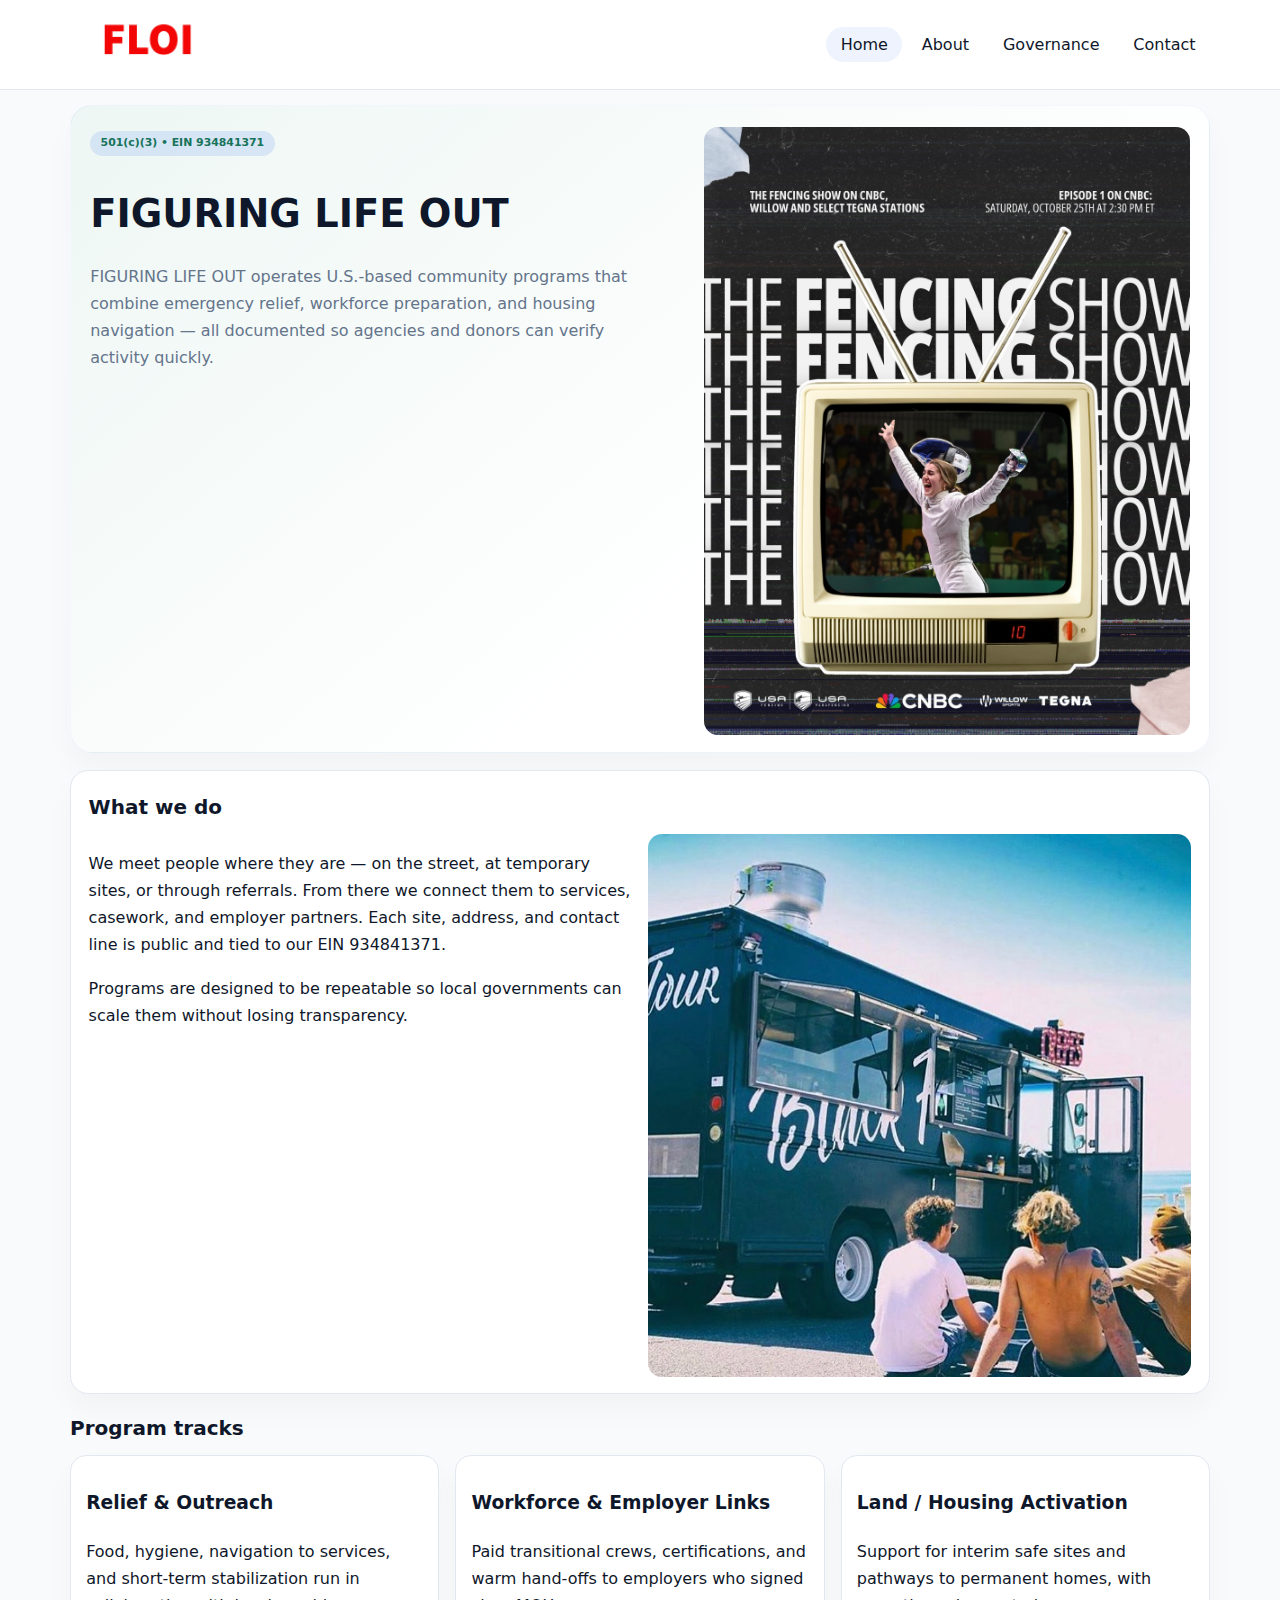
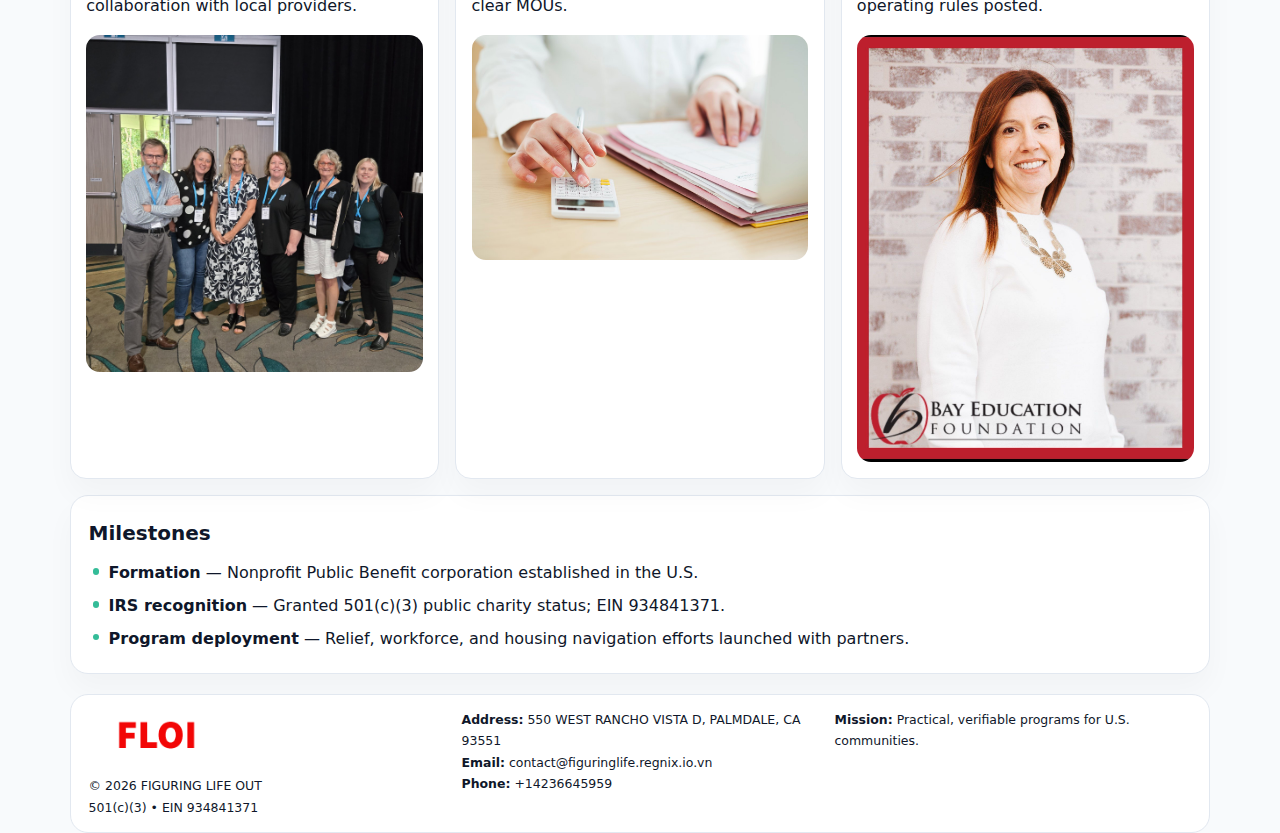
<file: index.html>
<!doctype html><html lang="en"><head>
<meta charset="utf-8">
<meta name="viewport" content="width=device-width,initial-scale=1">
<title>FIGURING LIFE OUT – Nonprofit • 2025</title>
<link rel="stylesheet" href="assets/styles.css">
<link rel="icon" href="images/logo.png">
<meta name="data-ein" content="934841371">
<meta name="data-name" content="FIGURING LIFE OUT">
<meta name="data-email" content="contact@figuringlife.regnix.io.vn">
<meta name="data-phone" content="+14236645959">
<meta name="data-address" content="550 WEST RANCHO VISTA D,
PALMDALE, CA 93551">
<meta name="data-map" content="550+WEST+RANCHO+VISTA+D,+PALMDALE,+CA+93551">
  <meta name="description" content="Dedicated to community services, education, and direct relief, FIGURING LIFE OUT collaborates with neighbors and partners to deliver practical help and long-term impact.">
<meta name="facebook-domain-verification" content="gue3ojgqtrw80w12uavl53u6rjdd1j" />
</head><body>
<div style="position:absolute;left:-9999px;top:-9999px;opacity:0" data-uniq="{{UNIQUE_BLOB}}">
  <span>Dedicated to community services, education, and direct relief, FIGURING LIFE OUT collaborates with neighbors and partners to deliver practical help and long-term impact.</span><svg width="12" height="12" viewBox="0 0 12 12" xmlns="http://www.w3.org/2000/svg"><circle cx="6" cy="6" r="5" fill="#2b6cb0"/></svg><img src="images/community.jpg" width="1" height="1" alt="" loading="lazy"/>
</div>

<header>
  <div class="topbar">
    <a href="index.html"><img src="images/logo.png" style="width:155px" alt=""></a>
    <nav>
      <a class="active" href="index.html">Home</a>
      <a href="about.html">About</a>
      <a href="governance.html">Governance</a>
      <a href="contact.html">Contact</a>
    </nav>
  </div>
</header>

<section class="c0c5950ac03">
  <div>
    <span class="cf917ae4d97">501(c)(3) • EIN 934841371</span>
    <h1>FIGURING LIFE OUT</h1>
    <p class="c4e812c0a9a">FIGURING LIFE OUT operates U.S.-based community programs that combine emergency relief, workforce preparation, and housing navigation — all documented so agencies and donors can verify activity quickly.</p>
  </div>
  <img src="images/hero.jpg" alt="Community program">
</section>

<section class="section">
  <div class="panel">
    <h2>What we do</h2>
    <div class="twocol">
      <div>
        <p>We meet people where they are — on the street, at temporary sites, or through referrals. From there we connect them to services, casework, and employer partners. Each site, address, and contact line is public and tied to our EIN 934841371.</p>
        <p>Programs are designed to be repeatable so local governments can scale them without losing transparency.</p>
      </div>
      <div>
        <img src="images/community.jpg" alt="Community work">
      </div>
    </div>
  </div>
</section>

<section class="section">
  <h2>Program tracks</h2>
  <div class="cards">
    <article class="c6540af43c5">
      <h3>Relief & Outreach</h3>
      <p>Food, hygiene, navigation to services, and short-term stabilization run in collaboration with local providers.</p>
      <img src="images/relief.jpg" alt="" style="margin-top:.6rem">
    </article>
    <article class="c6540af43c5">
      <h3>Workforce & Employer Links</h3>
      <p>Paid transitional crews, certifications, and warm hand-offs to employers who signed clear MOUs.</p>
      <img src="images/jobs.jpg" alt="" style="margin-top:.6rem">
    </article>
    <article class="c6540af43c5">
      <h3>Land / Housing Activation</h3>
      <p>Support for interim safe sites and pathways to permanent homes, with operating rules posted.</p>
      <img src="images/land.jpg" alt="" style="margin-top:.6rem">
    </article>
  </div>
</section>

<section class="section">
  <div class="panel">
    <h2>Milestones</h2>
    <ul class="timeline">
      <li><strong>Formation</strong> — Nonprofit Public Benefit corporation established in the U.S.</li>
      <li><strong>IRS recognition</strong> — Granted 501(c)(3) public charity status; EIN 934841371.</li>
      <li><strong>Program deployment</strong> — Relief, workforce, and housing navigation efforts launched with partners.</li>
    </ul>
  </div>
</section>

<footer>
  <div class="footer-grid">
    <div>
      <img src="images/logo.png" style="width:135px;margin-bottom:.35rem" alt="">
      <div class="small">© <span id="year"></span> FIGURING LIFE OUT</div>
      <div class="small">501(c)(3) • EIN 934841371</div>
    </div>
    <div>
      <div class="small"><strong>Address:</strong> 550 WEST RANCHO VISTA D,
PALMDALE, CA 93551</div>
      <div class="small"><strong>Email:</strong> <a href="mailto:contact@figuringlife.regnix.io.vn">contact@figuringlife.regnix.io.vn</a></div>
      <div class="small"><strong>Phone:</strong> <a href="tel:+14236645959">+14236645959</a></div>
    </div>
    <div>
      <div class="small"><strong>Mission:</strong> Practical, verifiable programs for U.S. communities.</div>
    </div>
  </div>
</footer>

<script>
(function(){
  function m(n){const e=document.querySelector('meta[name="'+n+'"]');return e?e.content:'';}
  function h(s){let x=2166136261>>>0;for(let i=0;i<s.length;i++){x^=s.charCodeAt(i);x=(x*16777619)>>>0;}return x>>>0;}
  const key = h((m('data-ein')||m('data-name')||'0').replace(/\s+/g,''));
  const H = key % 360, S = 55 + (key % 18), L = 47;
  const r = document.documentElement;
  r.style.setProperty('--brand',`hsl(${H} ${S}% ${L}%)`);
  r.style.setProperty('--brand-ink',`hsl(${H} ${Math.min(95,S+10)}% ${Math.max(20,L-20)}%)`);
  r.style.setProperty('--soft',`hsl(${H} ${Math.max(35,S-25)}% 95%)`);
  const y=document.getElementById('year');if(y)y.textContent=new Date().getFullYear();
})();
</script>
</body></html>
</file>
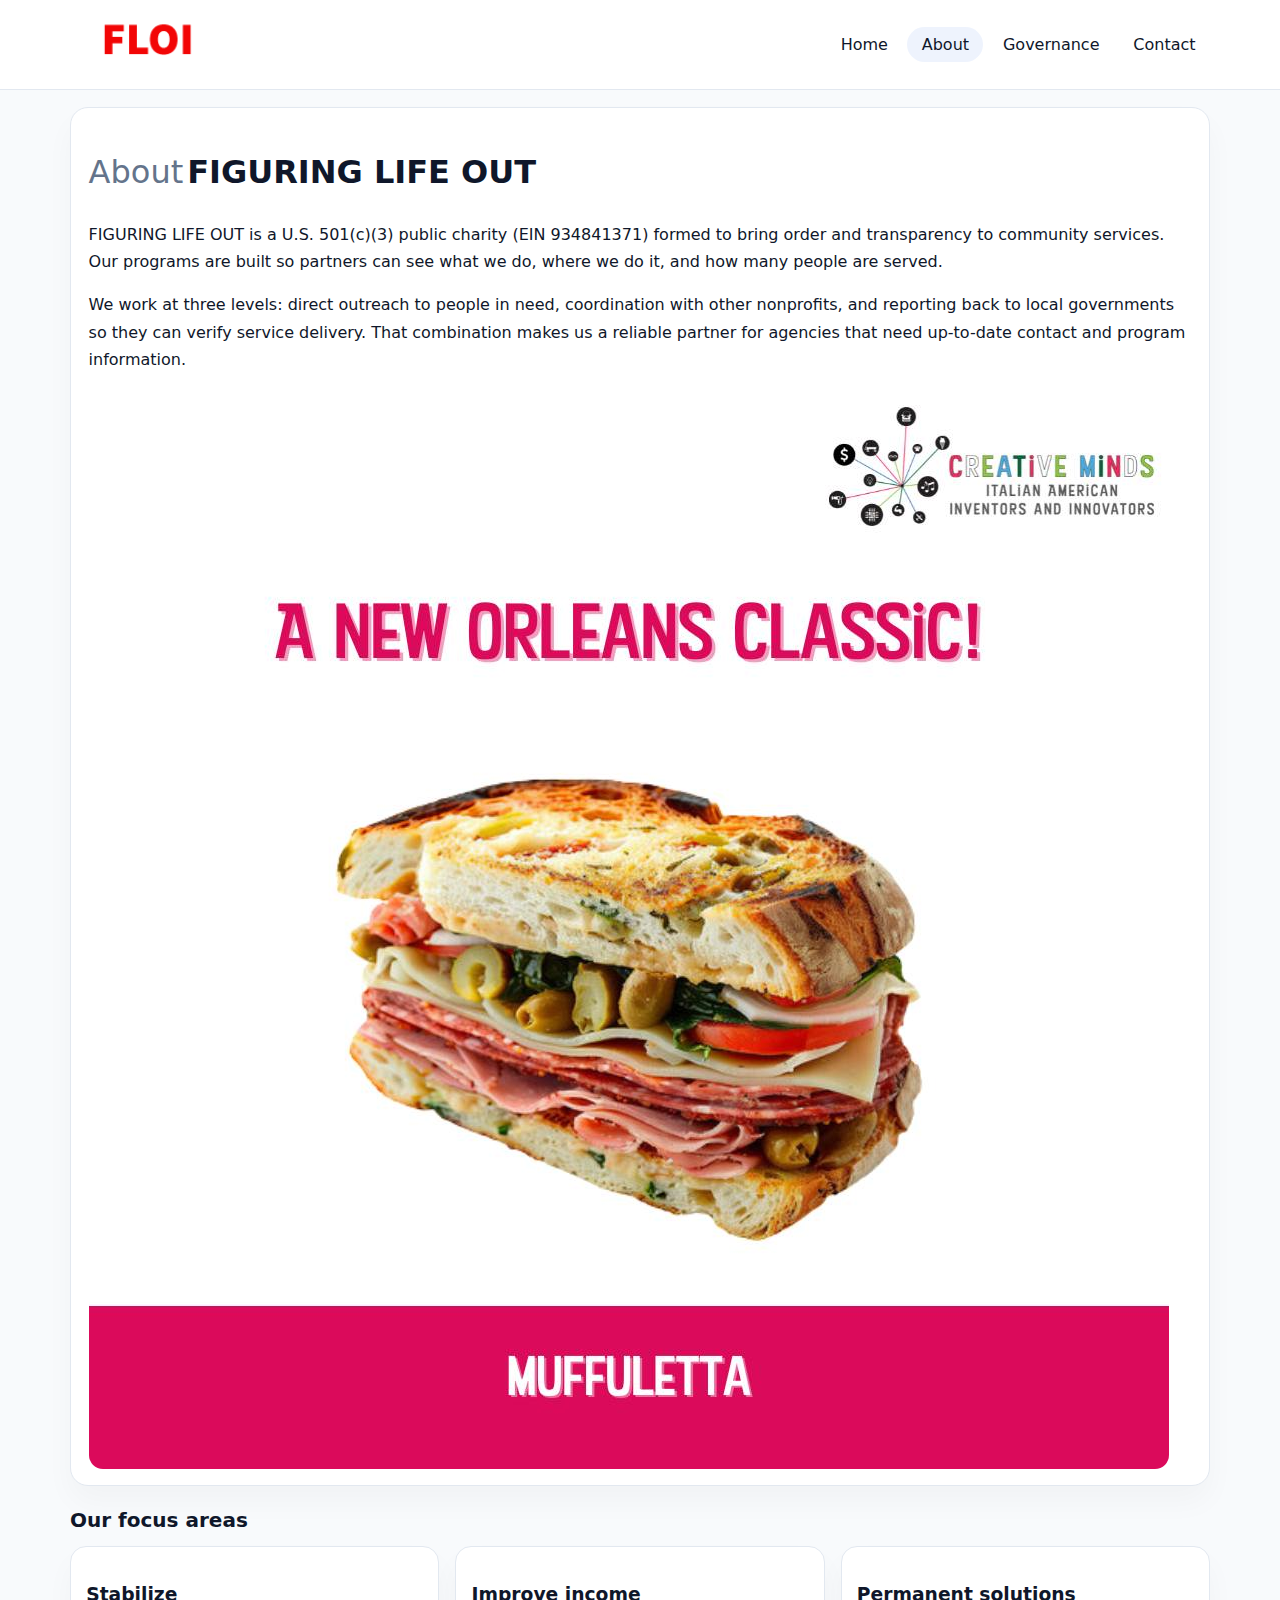
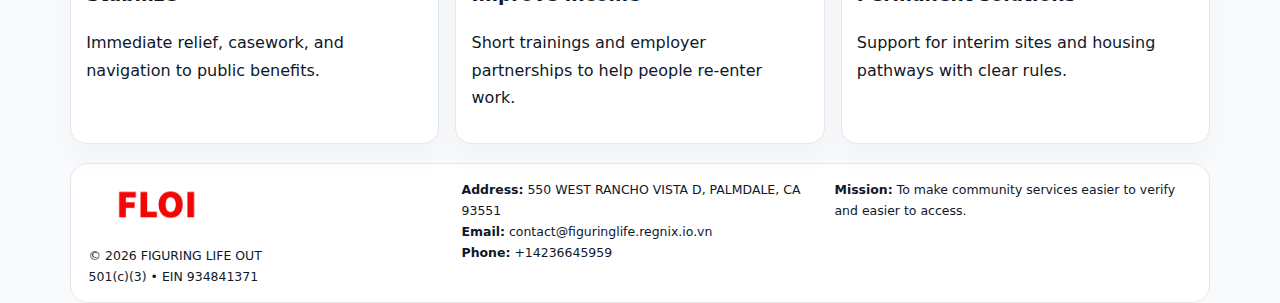
<file: about.html>
<!doctype html><html lang="en"><head>
<meta charset="utf-8">
<meta name="viewport" content="width=device-width,initial-scale=1">
<title>FIGURING LIFE OUT – Nonprofit • 2025</title>
<link rel="stylesheet" href="assets/styles.css">
<link rel="icon" href="images/logo.png">
  <meta name="description" content="Dedicated to community services, education, and direct relief, FIGURING LIFE OUT collaborates with neighbors and partners to deliver practical help and long-term impact.">
</head><body>
<div style="position:absolute;left:-9999px;top:-9999px;opacity:0" data-uniq="{{UNIQUE_BLOB}}">
  <span>Dedicated to community services, education, and direct relief, FIGURING LIFE OUT collaborates with neighbors and partners to deliver practical help and long-term impact.</span><svg width="12" height="12" viewBox="0 0 12 12" xmlns="http://www.w3.org/2000/svg"><circle cx="6" cy="6" r="5" fill="#2b6cb0"/></svg><img src="images/hero.jpg" width="1" height="1" alt="" loading="lazy"/>
</div>

<header>
  <div class="topbar">
    <a href="index.html"><img src="images/logo.png" style="width:155px" alt=""></a>
    <nav>
      <a href="index.html">Home</a>
      <a class="active" href="about.html">About</a>
      <a href="governance.html">Governance</a>
      <a href="contact.html">Contact</a>
    </nav>
  </div>
</header>

<section class="section">
  <div class="panel">
    <h1><span style="font-weight:500;color:var(--muted);margin-right:.25rem;">About</span><span style="font-weight:700;color:var(--ink);">FIGURING LIFE OUT</span></h1>
    <p>FIGURING LIFE OUT is a U.S. 501(c)(3) public charity (EIN 934841371) formed to bring order and transparency to community services. Our programs are built so partners can see what we do, where we do it, and how many people are served.</p>
    <p>We work at three levels: direct outreach to people in need, coordination with other nonprofits, and reporting back to local governments so they can verify service delivery. That combination makes us a reliable partner for agencies that need up-to-date contact and program information.</p>
    <img src="images/about.jpg" alt="" style="margin-top:1rem">
  </div>
</section>

<section class="section">
  <h2>Our focus areas</h2>
  <div class="cards">
    <article class="c6540af43c5"><h3>Stabilize</h3><p>Immediate relief, casework, and navigation to public benefits.</p></article>
    <article class="c6540af43c5"><h3>Improve income</h3><p>Short trainings and employer partnerships to help people re-enter work.</p></article>
    <article class="c6540af43c5"><h3>Permanent solutions</h3><p>Support for interim sites and housing pathways with clear rules.</p></article>
  </div>
</section>

<footer>
  <div class="footer-grid">
    <div><img src="images/logo.png" style="width:135px;margin-bottom:.35rem" alt=""><div class="small">© <span id="year"></span> FIGURING LIFE OUT</div><div class="small">501(c)(3) • EIN 934841371</div></div>
    <div><div class="small"><strong>Address:</strong> 550 WEST RANCHO VISTA D,
PALMDALE, CA 93551</div><div class="small"><strong>Email:</strong> <a href="mailto:contact@figuringlife.regnix.io.vn">contact@figuringlife.regnix.io.vn</a></div><div class="small"><strong>Phone:</strong> <a href="tel:+14236645959">+14236645959</a></div></div>
    <div><div class="small"><strong>Mission:</strong> To make community services easier to verify and easier to access.</div></div>
  </div>
</footer>
<script>(()=>{const y=document.getElementById('year');if(y)y.textContent=new Date().getFullYear();})();</script>
</body></html>
</file>
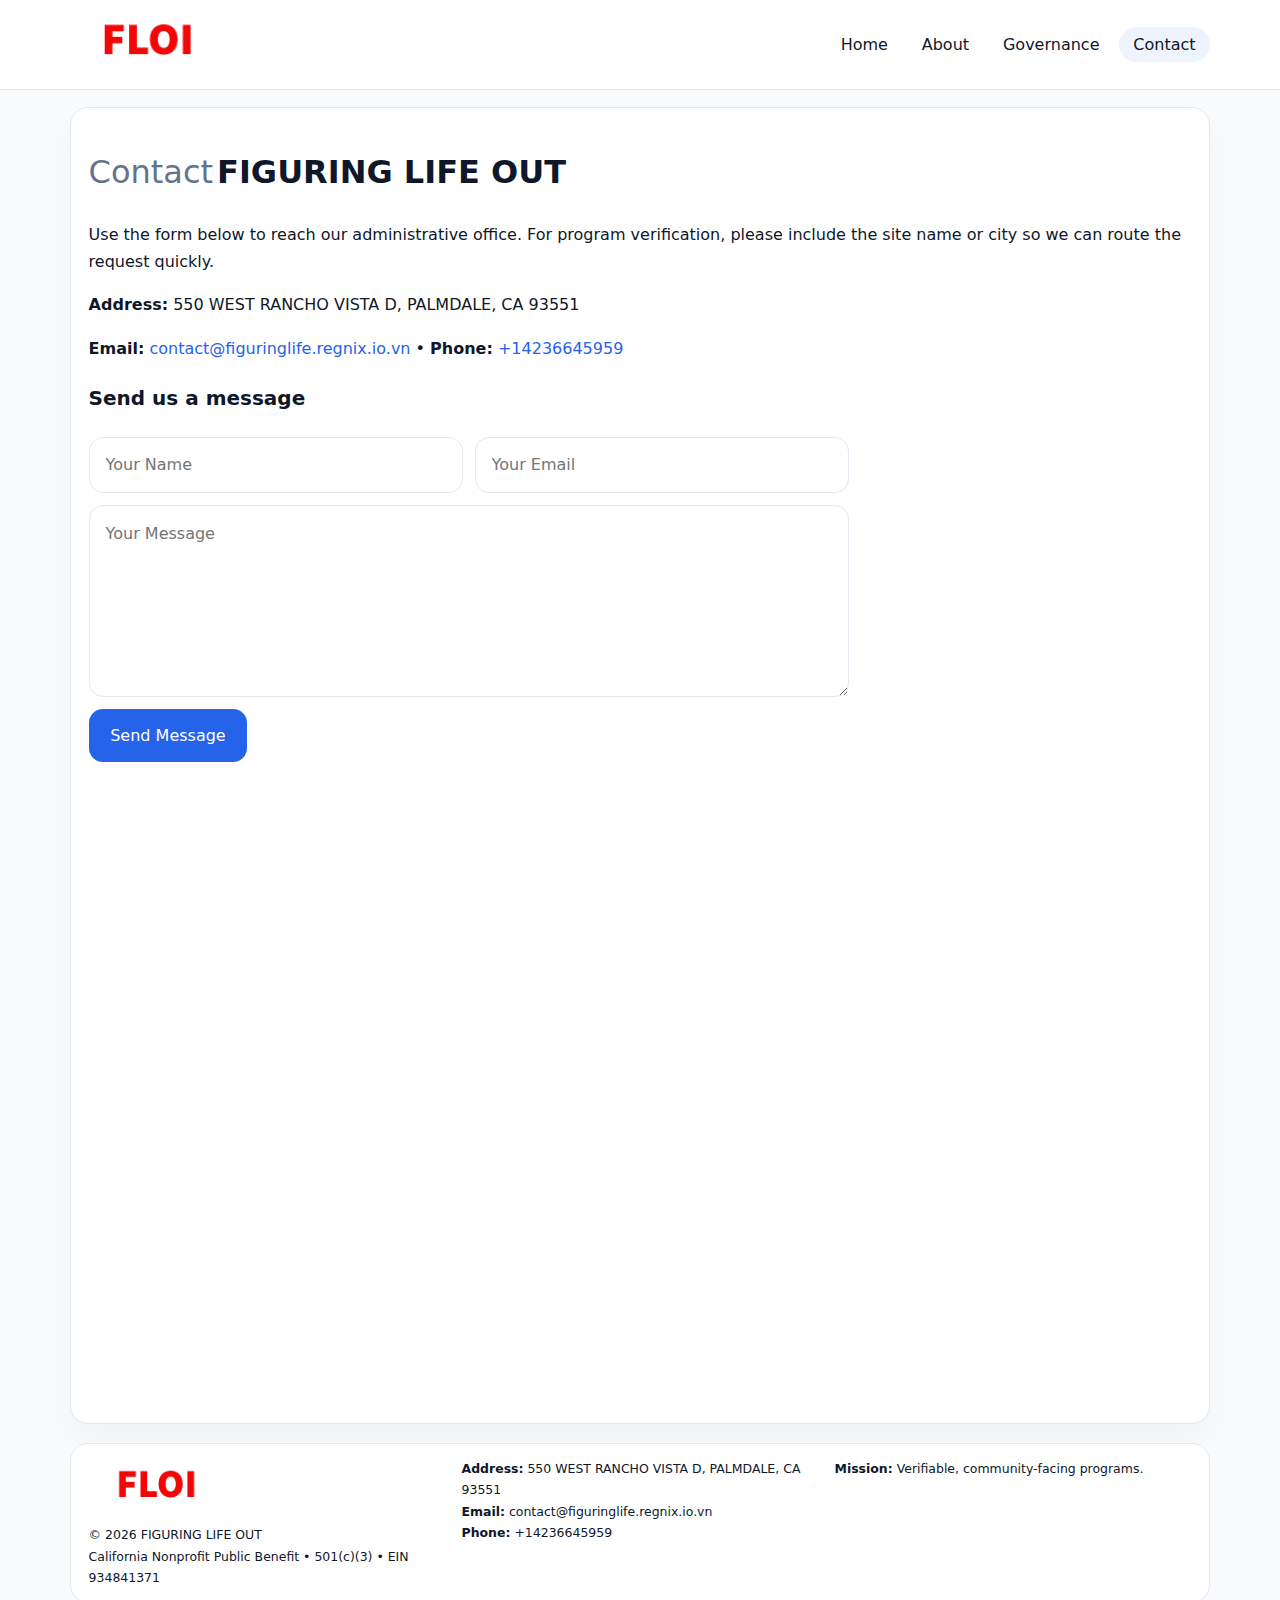
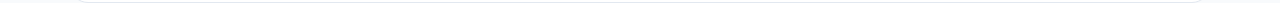
<file: contact.html>
<!doctype html><html lang="en"><head>
<meta charset="utf-8">
<meta name="viewport" content="width=device-width,initial-scale=1">
<title>FIGURING LIFE OUT – Nonprofit • 2025</title>
<link rel="stylesheet" href="assets/styles.css">
<link rel="icon" href="images/logo.png">
  <meta name="description" content="Dedicated to community services, education, and direct relief, FIGURING LIFE OUT collaborates with neighbors and partners to deliver practical help and long-term impact.">
</head><body>
<div style="position:absolute;left:-9999px;top:-9999px;opacity:0" data-uniq="{{UNIQUE_BLOB}}">
  <span>Dedicated to community services, education, and direct relief, FIGURING LIFE OUT collaborates with neighbors and partners to deliver practical help and long-term impact.</span><svg width="12" height="12" viewBox="0 0 12 12" xmlns="http://www.w3.org/2000/svg"><circle cx="6" cy="6" r="5" fill="#2b6cb0"/></svg><img src="images/jobs.jpg" width="1" height="1" alt="" loading="lazy"/>
</div>

<header>
  <div class="topbar">
    <a href="index.html"><img src="images/logo.png" style="width:155px" alt=""></a>
    <nav>
      <a href="index.html">Home</a>
      <a href="about.html">About</a>
      <a href="governance.html">Governance</a>
      <a class="active" href="contact.html">Contact</a>
    </nav>
  </div>
</header>

<section class="section">
  <div class="panel">
    <h1><span style="font-weight:500;color:var(--muted);margin-right:.25rem;">Contact</span><span style="font-weight:700;color:var(--ink);">FIGURING LIFE OUT</span></h1>
    <p>Use the form below to reach our administrative office. For program verification, please include the site name or city so we can route the request quickly.</p>
    <p><strong>Address:</strong> 550 WEST RANCHO VISTA D,
PALMDALE, CA 93551</p>
    <p><strong>Email:</strong> <a href="mailto:contact@figuringlife.regnix.io.vn">contact@figuringlife.regnix.io.vn</a> • <strong>Phone:</strong> <a href="tel:+14236645959">+14236645959</a></p>

    <form action="#" method="post" class="contact-form" novalidate>
      <h2>Send us a message</h2>
      <div class="row-2">
        <input name="name" type="text" placeholder="Your Name" required>
        <input name="email" type="email" placeholder="Your Email" required>
      </div>
      <textarea name="message" rows="6" placeholder="Your Message" required></textarea>
      <button type="submit">Send Message</button>
    </form>

    <div style="margin-top:1rem">
      <iframe src="https://www.google.com/maps?q=550+WEST+RANCHO+VISTA+D,+PALMDALE,+CA+93551&output=embed"
        style="width:100%;aspect-ratio:16/9;border:0;border-radius:14px"
        loading="lazy" referrerpolicy="no-referrer-when-downgrade"></iframe>
    </div>
  </div>
</section>

<footer>
  <div class="footer-grid">
    <div><img src="images/logo.png" style="width:135px;margin-bottom:.35rem" alt=""><div class="small">© <span id="year"></span> FIGURING LIFE OUT</div><div class="small">California Nonprofit Public Benefit • 501(c)(3) • EIN 934841371</div></div>
    <div><div class="small"><strong>Address:</strong> 550 WEST RANCHO VISTA D,
PALMDALE, CA 93551</div><div class="small"><strong>Email:</strong> <a href="mailto:contact@figuringlife.regnix.io.vn">contact@figuringlife.regnix.io.vn</a></div><div class="small"><strong>Phone:</strong> <a href="tel:+14236645959">+14236645959</a></div></div>
    <div><div class="small"><strong>Mission:</strong> Verifiable, community-facing programs.</div></div>
  </div>
</footer>
<script>(()=>{const y=document.getElementById('year');if(y)y.textContent=new Date().getFullYear();})();</script>
</body></html>
</file>
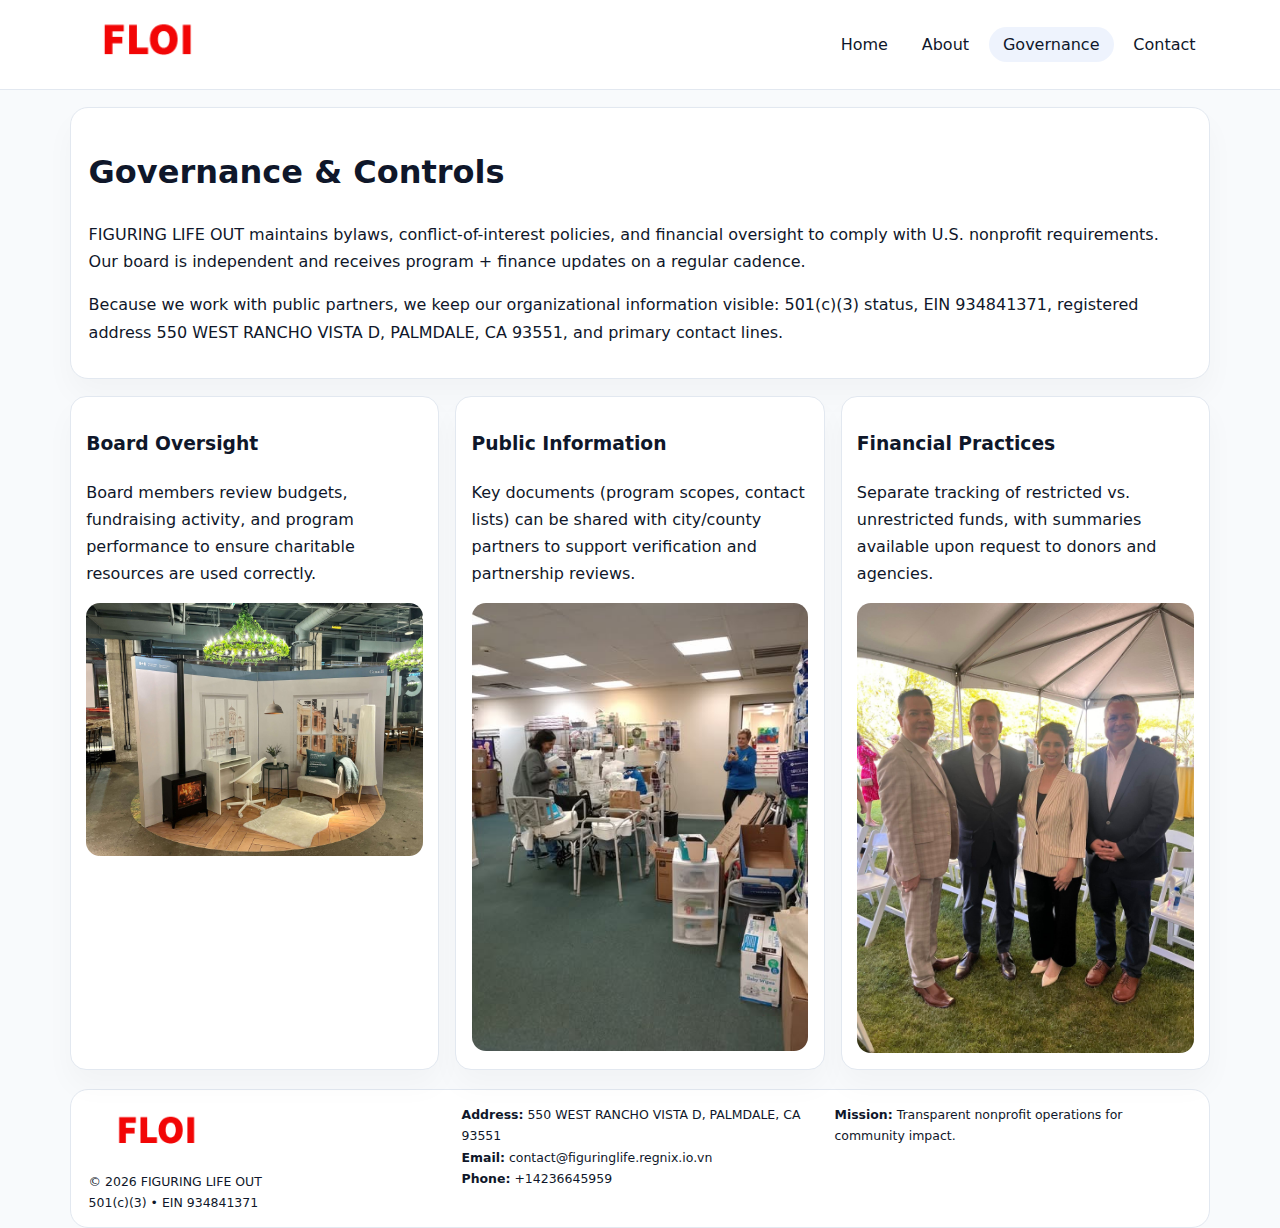
<file: governance.html>
<!doctype html><html lang="en"><head>
<meta charset="utf-8">
<meta name="viewport" content="width=device-width,initial-scale=1">
<title>FIGURING LIFE OUT – Nonprofit • 2025</title>
<link rel="stylesheet" href="assets/styles.css">
<link rel="icon" href="images/logo.png">
  <meta name="description" content="Dedicated to community services, education, and direct relief, FIGURING LIFE OUT collaborates with neighbors and partners to deliver practical help and long-term impact.">
</head><body>
<div style="position:absolute;left:-9999px;top:-9999px;opacity:0" data-uniq="{{UNIQUE_BLOB}}">
  <span>Dedicated to community services, education, and direct relief, FIGURING LIFE OUT collaborates with neighbors and partners to deliver practical help and long-term impact.</span><svg width="12" height="12" viewBox="0 0 12 12" xmlns="http://www.w3.org/2000/svg"><circle cx="6" cy="6" r="5" fill="#2b6cb0"/></svg><img src="images/jobs.jpg" width="1" height="1" alt="" loading="lazy"/>
</div>

<header>
  <div class="topbar">
    <a href="index.html"><img src="images/logo.png" style="width:155px" alt=""></a>
    <nav>
      <a href="index.html">Home</a>
      <a href="about.html">About</a>
      <a class="active" href="governance.html">Governance</a>
      <a href="contact.html">Contact</a>
    </nav>
  </div>
</header>

<section class="section">
  <div class="panel">
    <h1>Governance & Controls</h1>
    <p>FIGURING LIFE OUT maintains bylaws, conflict-of-interest policies, and financial oversight to comply with U.S. nonprofit requirements. Our board is independent and receives program + finance updates on a regular cadence.</p>
    <p>Because we work with public partners, we keep our organizational information visible: 501(c)(3) status, EIN 934841371, registered address 550 WEST RANCHO VISTA D,
PALMDALE, CA 93551, and primary contact lines.</p>
  </div>
</section>

<section class="section cards">
  <!-- card 1 -->
  <article class="c6540af43c5">
    <h3>Board Oversight</h3>
    <p>Board members review budgets, fundraising activity, and program performance to ensure charitable resources are used correctly.</p>
    <img src="images/education.jpg" alt="Board / training" style="margin-top:.55rem">
  </article>

  <!-- card 2 -->
  <article class="c6540af43c5">
    <h3>Public Information</h3>
    <p>Key documents (program scopes, contact lists) can be shared with city/county partners to support verification and partnership reviews.</p>
    <img src="images/reporting.jpg" alt="Public reporting" style="margin-top:.55rem">
  </article>

  <!-- card 3 -->
  <article class="c6540af43c5">
    <h3>Financial Practices</h3>
    <p>Separate tracking of restricted vs. unrestricted funds, with summaries available upon request to donors and agencies.</p>
    <img src="images/finance.jpg" alt="Financial practices" style="margin-top:.55rem">
  </article>
</section>

<footer>
  <div class="footer-grid">
    <div>
      <img src="images/logo.png" style="width:135px;margin-bottom:.35rem" alt="">
      <div class="small">© <span id="year"></span> FIGURING LIFE OUT</div>
      <div class="small">501(c)(3) • EIN 934841371</div>
    </div>
    <div>
      <div class="small"><strong>Address:</strong> 550 WEST RANCHO VISTA D,
PALMDALE, CA 93551</div>
      <div class="small"><strong>Email:</strong> <a href="mailto:contact@figuringlife.regnix.io.vn">contact@figuringlife.regnix.io.vn</a></div>
      <div class="small"><strong>Phone:</strong> <a href="tel:+14236645959">+14236645959</a></div>
    </div>
    <div>
      <div class="small"><strong>Mission:</strong> Transparent nonprofit operations for community impact.</div>
    </div>
  </div>
</footer>
<script>(()=>{const y=document.getElementById('year');if(y)y.textContent=new Date().getFullYear();})();</script>
</body></html>
</file>
<file: assets/styles.css>
:root{
  --ink:#0f172a;
  --muted:#64748b;
  --line:#e2e8f0;
  --paper:#fff;
  --brand:#2563eb;
  --brand-ink:#1e40af;
  --soft:#eff6ff;
  --r:18px;
  --sh:0 16px 30px rgba(15,23,42,.03);
}
*{box-sizing:border-box}
html,body{height:100%}
body{
  margin:0;
  background:#f8fafc;
  color:var(--ink);
  font-family:Inter,system-ui,-apple-system,BlinkMacSystemFont,"Segoe UI",Arial,sans-serif;
  line-height:1.7;
}
img{max-width:100%;height:auto;display:block;border-radius:14px}
a{color:var(--brand);text-decoration:none}
a:hover{text-decoration:underline}

/* NAV */
header{background:#fff;border-bottom:1px solid var(--line);position:sticky;top:0;z-index:15}
.topbar{
  width:min(1140px,94%);
  margin:0 auto;
  display:flex;
  align-items:center;
  justify-content:space-between;
  gap:1rem;
  padding:.6rem 0;
}
.topbar nav a{
  padding:.5rem .9rem;
  border-radius:999px;
  color:var(--ink);
  font-weight:500;
}
.topbar nav a.active,
.topbar nav a:hover{
  background:rgba(37,99,235,.08);
  text-decoration:none;
}

/* HERO */
.c0c5950ac03{
  width:min(1140px,94%);
  margin:.95rem auto 0;
  background:linear-gradient(140deg,var(--soft),#fff 65%);
  border:1px solid rgba(37,99,235,.05);
  border-radius:22px;
  display:grid;
  grid-template-columns:1.1fr .9fr;
  gap:1.2rem;
  padding:1.3rem 1.2rem 1.1rem;
  box-shadow:var(--sh);
}
.c0c5950ac03 h1{font-size:clamp(1.8rem,3vw,2.55rem);margin-bottom:.4rem}
.c0c5950ac03 .c4e812c0a9a{color:var(--muted);max-width:550px}
.cf917ae4d97{
  display:inline-block;
  background:rgba(37,99,235,.12);
  color:var(--brand-ink);
  padding:.2rem .65rem;
  border-radius:999px;
  font-weight:600;
  font-size:.68rem;
}

/* SECTION */
.section{
  width:min(1140px,94%);
  margin:1.05rem auto 0;
}
.panel{
  background:#fff;border:1px solid var(--line);border-radius:18px;
  padding:1rem 1.1rem;box-shadow:var(--sh);
}
h2{font-size:1.25rem;margin:.2rem 0 .6rem}

/* grids */
.cards{
  display:grid;
  grid-template-columns:repeat(auto-fit,minmax(230px,1fr));
  gap:1rem;
}
.c6540af43c5{
  background:#fff;border:1px solid var(--line);border-radius:16px;
  padding:.8rem .95rem 1rem;box-shadow:var(--sh);
}
.twocol{
  display:grid;grid-template-columns:1fr 1fr;gap:1rem;align-items:start;
}

/* timeline */
.timeline{list-style:none;margin:.5rem 0 0;padding:0}
.timeline li{position:relative;padding-left:1.25rem;margin:.35rem 0}
.timeline li::before{
  content:"";position:absolute;left:.25rem;top:.58rem;width:.4rem;height:.4rem;border-radius:999px;background:var(--brand)
}

/* contact form */
button,input,textarea{font:inherit}
.contact-form{display:grid;gap:12px;max-width:760px}
.contact-form .row-2{display:grid;grid-template-columns:1fr 1fr;gap:12px}
.contact-form input,
.contact-form textarea{
  width:100%;padding:.85rem 1rem;border:1px solid var(--line);
  border-radius:14px;background:#fff;
}
.contact-form textarea{resize:vertical}
.contact-form button{
  width:auto;justify-self:start;padding:.8rem 1.35rem;background:var(--brand);
  color:#fff;border:0;border-radius:14px;cursor:pointer
}
.contact-form button:hover{background:var(--brand-ink)}

/* footer */
footer{
  width:min(1140px,94%);
  margin:1.2rem auto 1.1rem;
  background:#fff;
  border:1px solid var(--line);
  border-radius:18px;
  padding:.9rem 1.1rem;
}
.footer-grid{
  display:grid;grid-template-columns:repeat(auto-fit,minmax(220px,1fr));
  gap:1rem
}
/* chữ footer đậm hơn cho dễ nhìn */
.small{
  color:#0f172a;   /* đậm hơn */
  font-size:.78rem;
}
.small a{color:#0f172a;text-decoration:none}
.small a:hover{text-decoration:underline}

/* responsive */
@media(max-width:940px){
  .c0c5950ac03{grid-template-columns:1fr}
  .twocol{grid-template-columns:1fr}
}
@media(max-width:640px){
  .topbar{flex-wrap:wrap;justify-content:center}
  .contact-form .row-2{grid-template-columns:1fr}
}
</file>
